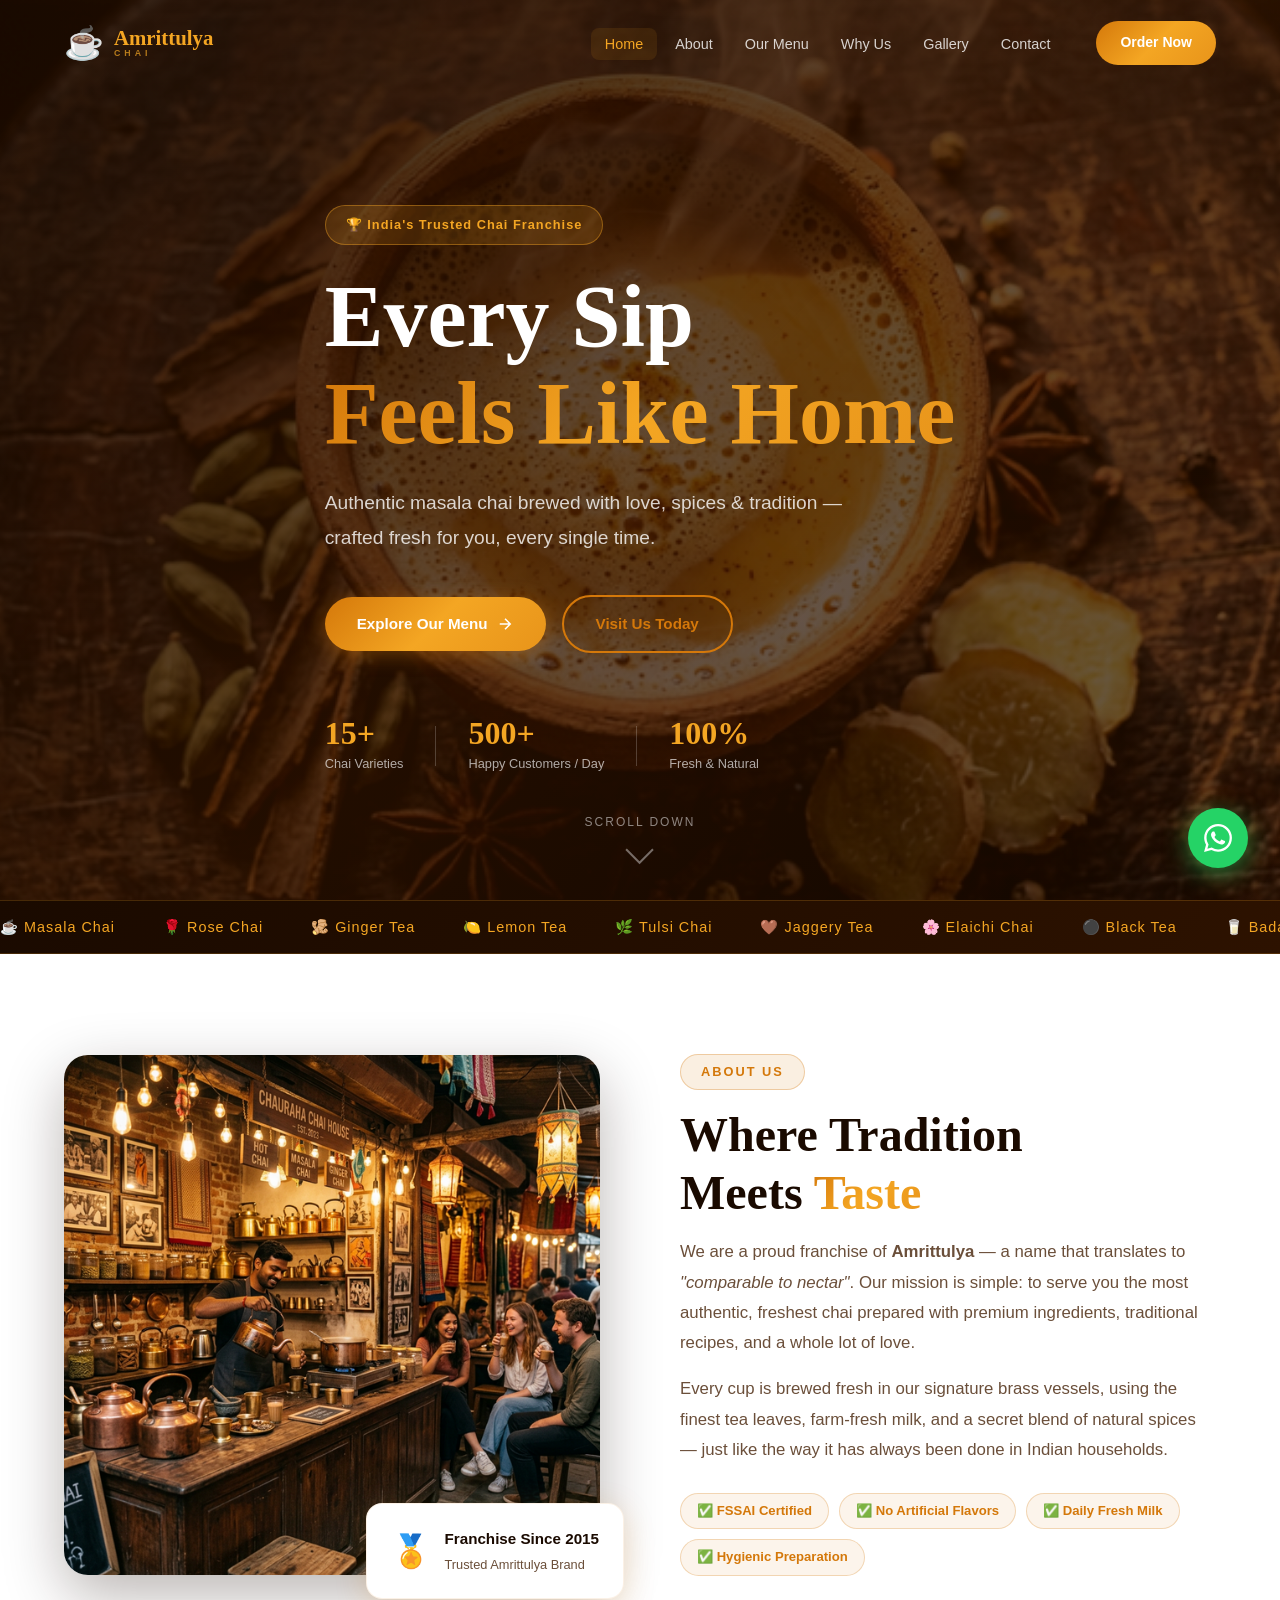
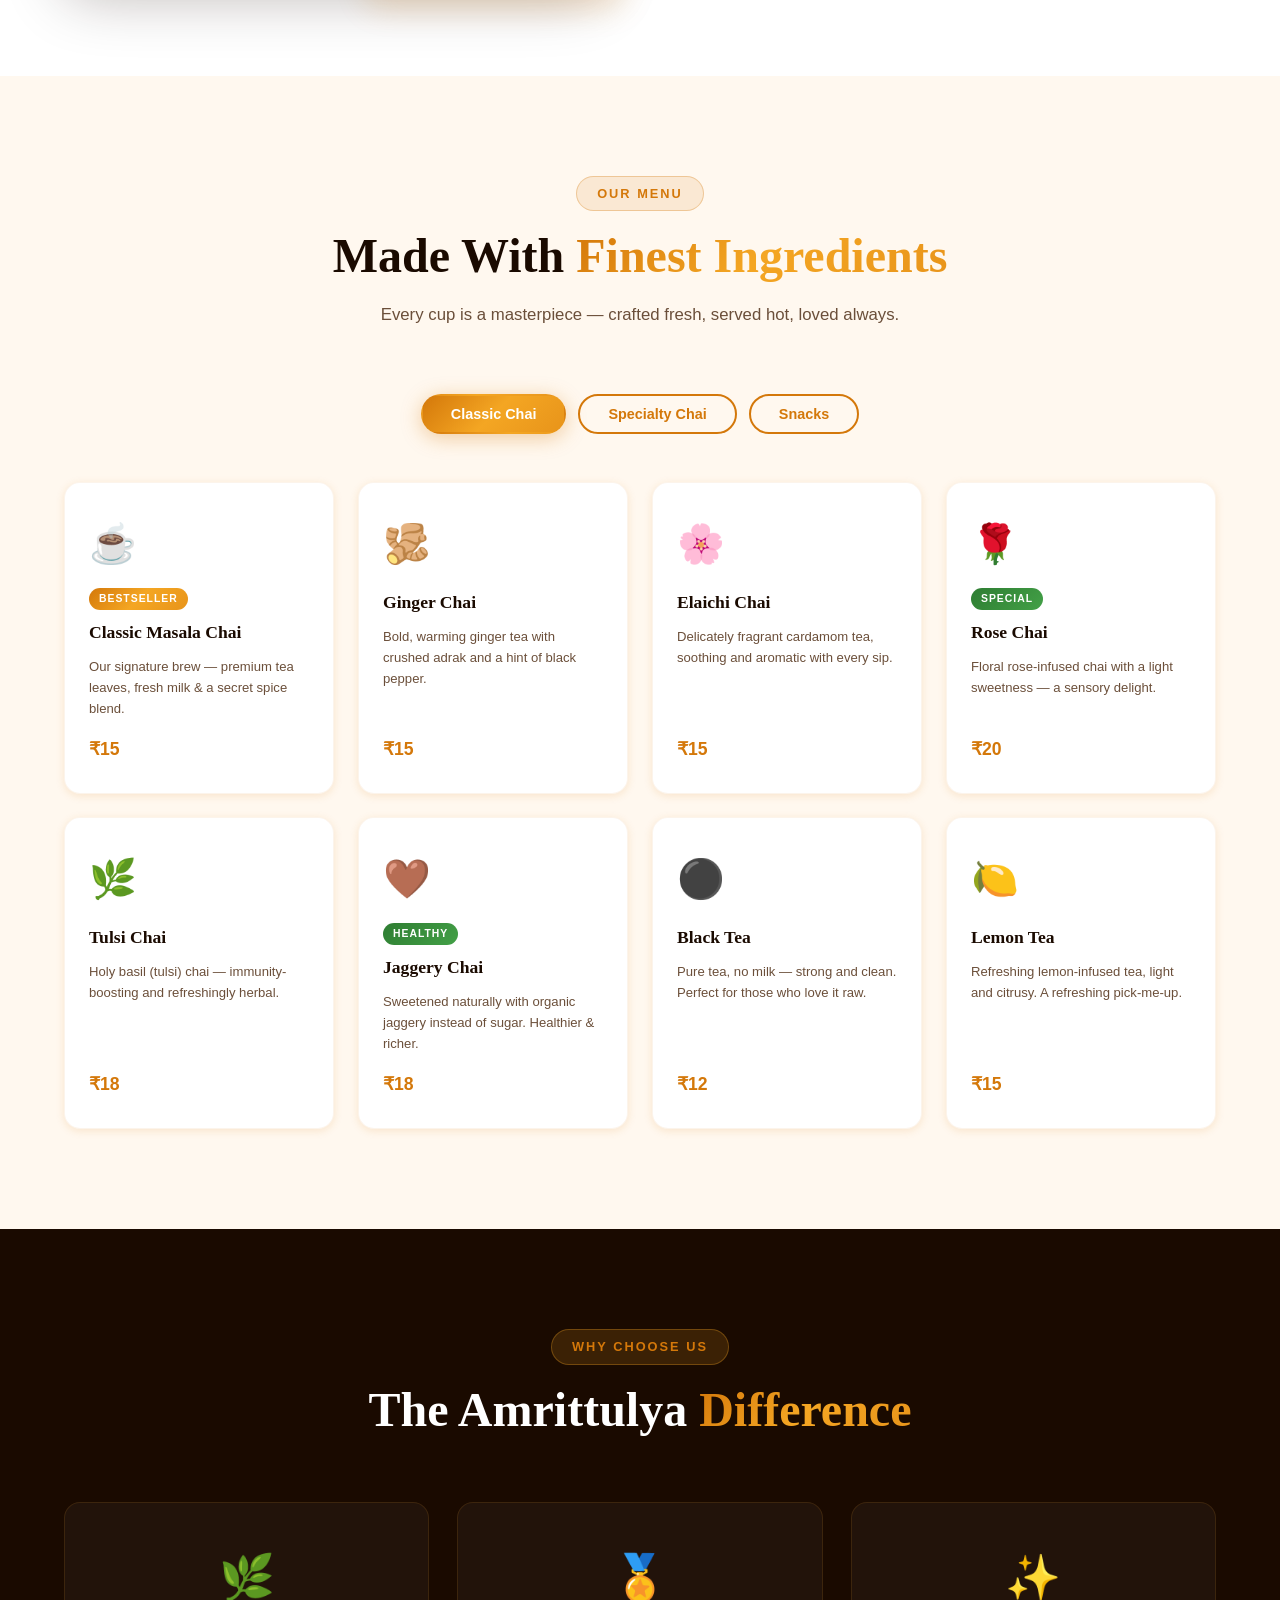
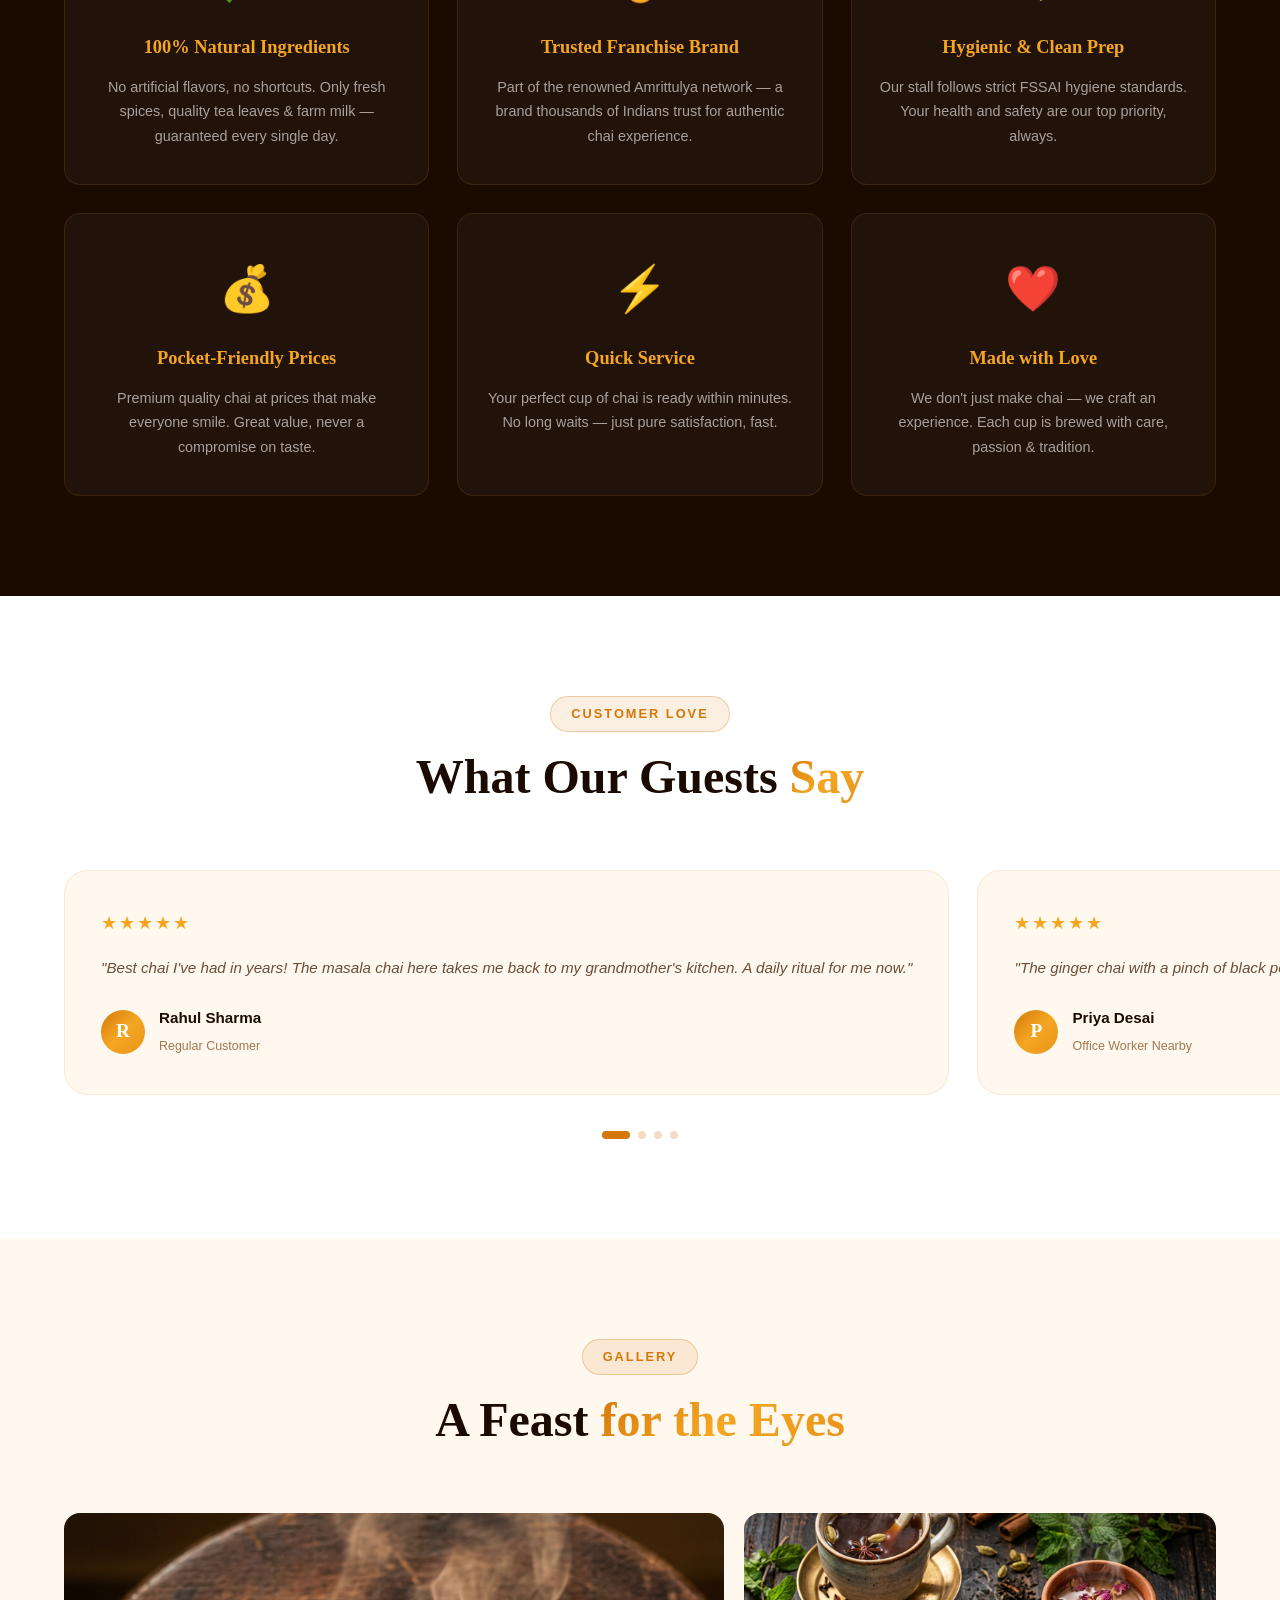
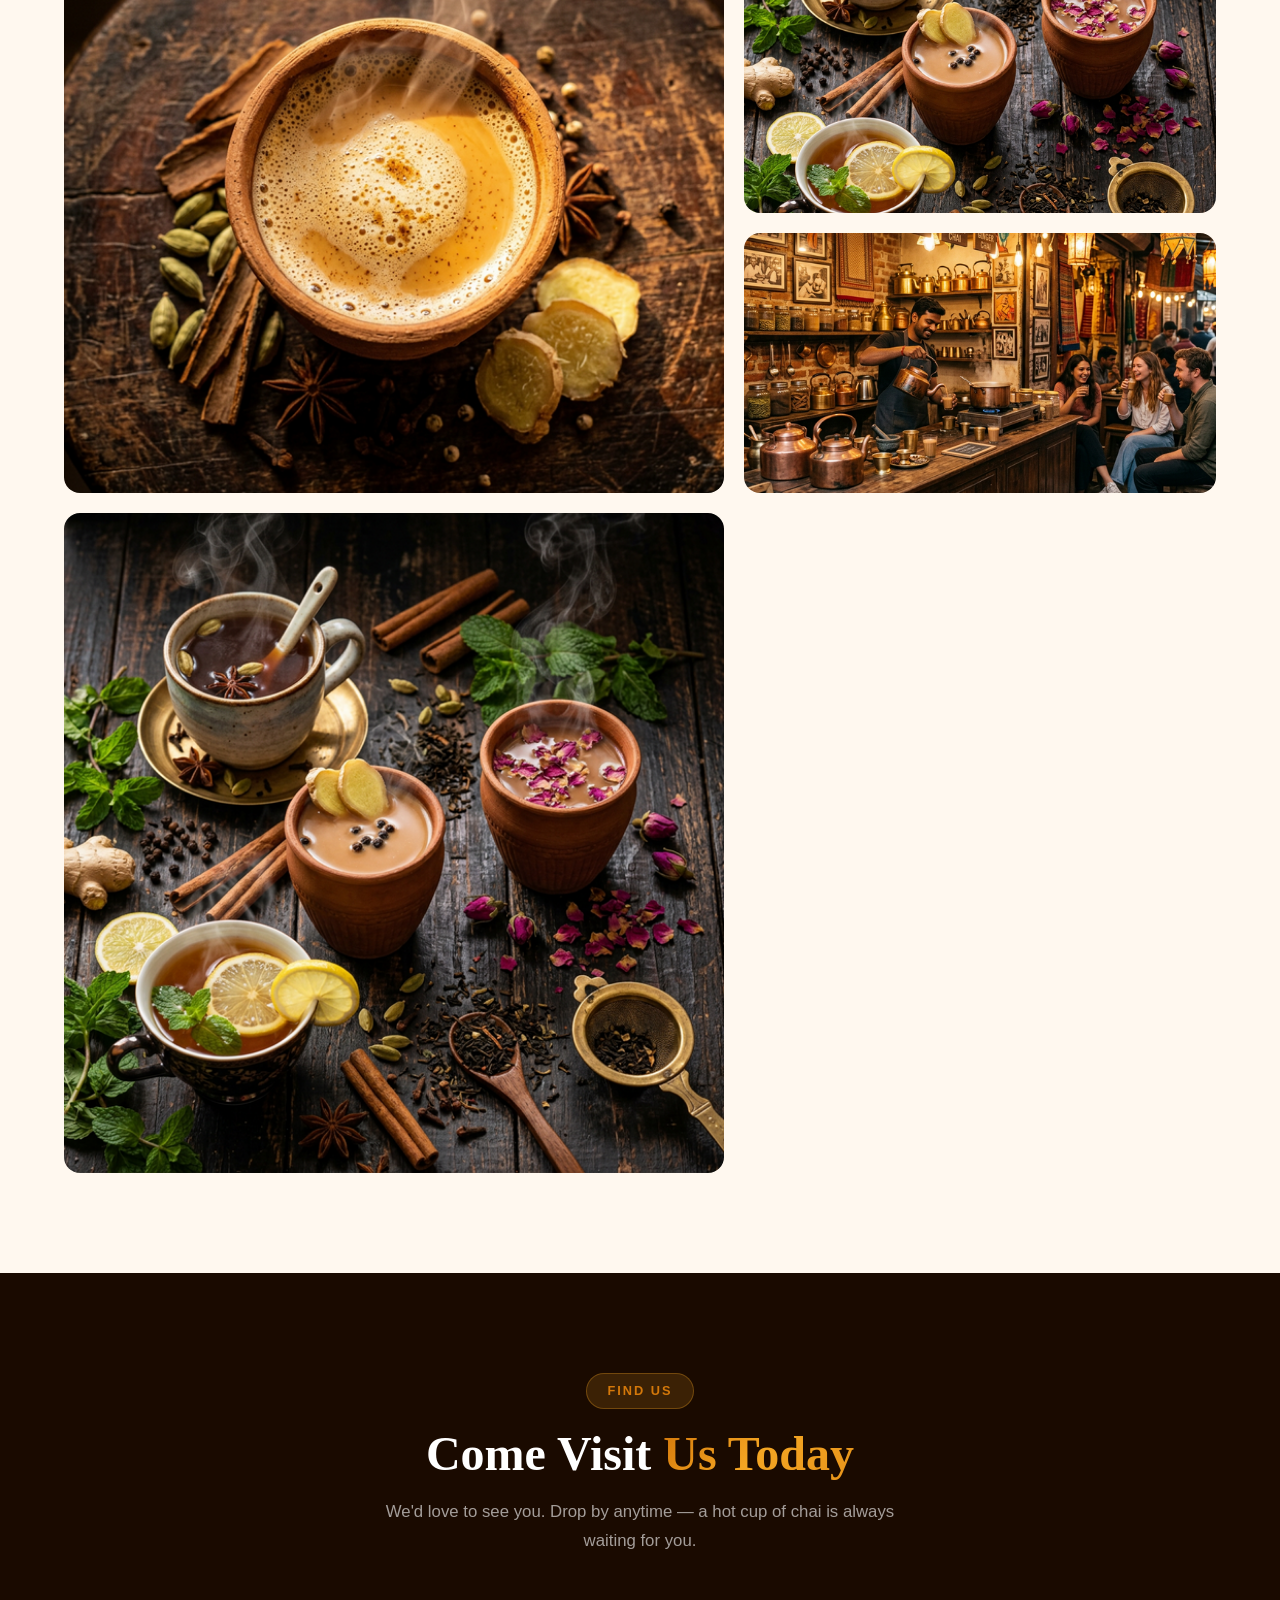
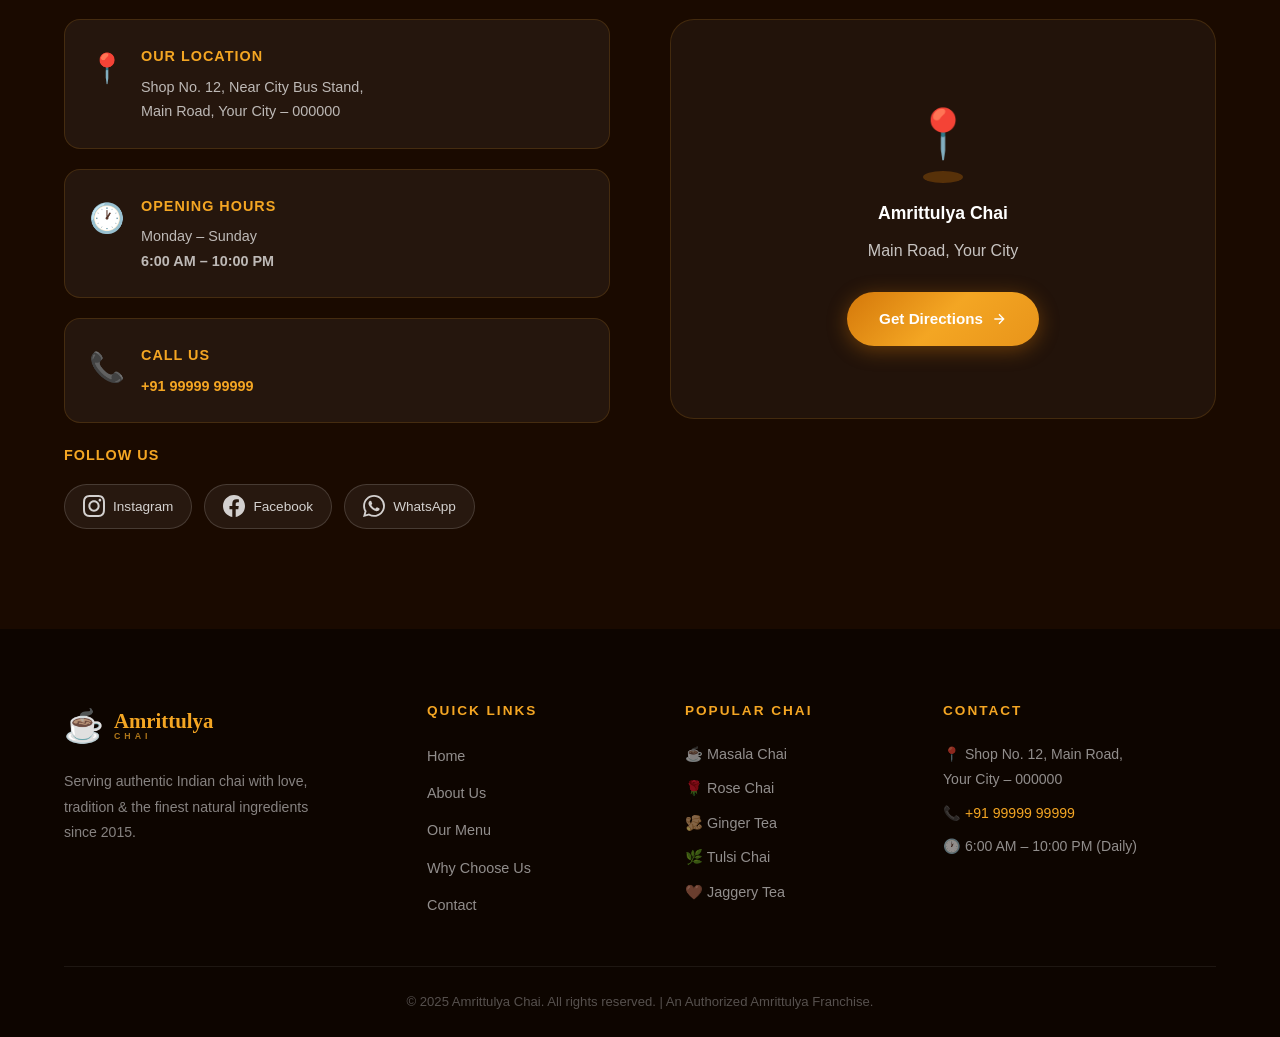
<file: index.html>
<!DOCTYPE html>
<html lang="en">
<head>
  <meta charset="UTF-8" />
  <meta name="viewport" content="width=device-width, initial-scale=1.0" />
  <meta http-equiv="Content-Security-Policy" content="default-src 'self'; img-src 'self' data:; style-src 'self' 'unsafe-inline' https://fonts.googleapis.com; font-src https://fonts.gstatic.com; script-src 'self' 'unsafe-inline';">
  <title>Amrittulya Chai — Taste the Soul of India</title>
  <meta name="description" content="Amrittulya Chai – India's beloved tea franchise. Savor authentic masala chai, rose chai, ginger tea & more. Visit us today for the finest cup of chai." />
  <meta name="keywords" content="Amrittulya chai, masala chai, tea franchise India, best chai, Indian tea stall" />
  <link rel="preconnect" href="https://fonts.googleapis.com" />
  <link rel="preconnect" href="https://fonts.gstatic.com" crossorigin />
  <link href="https://fonts.googleapis.com/css2?family=Playfair+Display:ital,wght@0,400;0,600;0,700;1,400&family=Poppins:wght@300;400;500;600&display=swap" rel="stylesheet" />
  <link rel="stylesheet" href="style.css" />
</head>
<body>

  <!-- ===== NAVBAR ===== -->
  <nav class="navbar" id="navbar">
    <div class="nav-container">
      <a href="#home" class="logo">
        <span class="logo-icon">☕</span>
        <div class="logo-text">
          <span class="logo-main">Amrittulya</span>
          <span class="logo-sub">CHAI</span>
        </div>
      </a>
      <ul class="nav-links" id="navLinks">
        <li><a href="#home" class="nav-link active">Home</a></li>
        <li><a href="#about" class="nav-link">About</a></li>
        <li><a href="#menu" class="nav-link">Our Menu</a></li>
        <li><a href="#why-us" class="nav-link">Why Us</a></li>
        <li><a href="#gallery" class="nav-link">Gallery</a></li>
        <li><a href="#contact" class="nav-link">Contact</a></li>
      </ul>
      <a href="#contact" class="nav-cta">Order Now</a>
      <button class="hamburger" id="hamburger" aria-label="Toggle menu">
        <span></span><span></span><span></span>
      </button>
    </div>
  </nav>

  <!-- ===== HERO ===== -->
  <section class="hero" id="home">
    <div class="hero-bg-overlay"></div>
    <img src="hero_chai.png" alt="Amrittulya Masala Chai" class="hero-bg-img" />
    <div class="hero-content">
      <div class="hero-badge">🏆 India's Trusted Chai Franchise</div>
      <h1 class="hero-title">
        Every Sip <br />
        <span class="gradient-text">Feels Like Home</span>
      </h1>
      <p class="hero-subtitle">
        Authentic masala chai brewed with love, spices & tradition — <br />
        crafted fresh for you, every single time.
      </p>
      <div class="hero-actions">
        <a href="#menu" class="btn btn-primary">
          <span>Explore Our Menu</span>
          <svg width="18" height="18" fill="none" stroke="currentColor" stroke-width="2" viewBox="0 0 24 24"><path d="M5 12h14M12 5l7 7-7 7"/></svg>
        </a>
        <a href="#contact" class="btn btn-outline">Visit Us Today</a>
      </div>
      <div class="hero-stats">
        <div class="stat">
          <span class="stat-num">15+</span>
          <span class="stat-label">Chai Varieties</span>
        </div>
        <div class="stat-divider"></div>
        <div class="stat">
          <span class="stat-num">500+</span>
          <span class="stat-label">Happy Customers / Day</span>
        </div>
        <div class="stat-divider"></div>
        <div class="stat">
          <span class="stat-num">100%</span>
          <span class="stat-label">Fresh & Natural</span>
        </div>
      </div>
    </div>
    <div class="hero-scroll-hint">
      <span>Scroll Down</span>
      <div class="scroll-arrow"></div>
    </div>
  </section>

  <!-- ===== MARQUEE STRIP ===== -->
  <div class="marquee-strip">
    <div class="marquee-track">
      <span>☕ Masala Chai</span><span>🌹 Rose Chai</span><span>🫚 Ginger Tea</span>
      <span>🍋 Lemon Tea</span><span>🌿 Tulsi Chai</span><span>🤎 Jaggery Tea</span>
      <span>🌸 Elaichi Chai</span><span>⚫ Black Tea</span><span>🥛 Badam Milk</span>
      <span>☕ Masala Chai</span><span>🌹 Rose Chai</span><span>🫚 Ginger Tea</span>
      <span>🍋 Lemon Tea</span><span>🌿 Tulsi Chai</span><span>🤎 Jaggery Tea</span>
      <span>🌸 Elaichi Chai</span><span>⚫ Black Tea</span><span>🥛 Badam Milk</span>
    </div>
  </div>

  <!-- ===== ABOUT ===== -->
  <section class="about section" id="about">
    <div class="container">
      <div class="about-grid">
        <div class="about-image-wrap" data-aos="fade-right">
          <img src="stall_interior.png" alt="Amrittulya Chai Stall" class="about-img" />
          <div class="about-badge-card">
            <span class="badge-icon">🏅</span>
            <div>
              <strong>Franchise Since 2015</strong>
              <p>Trusted Amrittulya Brand</p>
            </div>
          </div>
        </div>
        <div class="about-content" data-aos="fade-left">
          <span class="section-tag">About Us</span>
          <h2 class="section-title">Where Tradition<br />Meets <span class="gradient-text">Taste</span></h2>
          <p class="about-text">
            We are a proud franchise of <strong>Amrittulya</strong> — a name that translates to <em>"comparable to nectar"</em>. Our mission is simple: to serve you the most authentic, freshest chai prepared with premium ingredients, traditional recipes, and a whole lot of love.
          </p>
          <p class="about-text">
            Every cup is brewed fresh in our signature brass vessels, using the finest tea leaves, farm-fresh milk, and a secret blend of natural spices — just like the way it has always been done in Indian households.
          </p>
          <div class="about-features">
            <div class="feature-chip">✅ FSSAI Certified</div>
            <div class="feature-chip">✅ No Artificial Flavors</div>
            <div class="feature-chip">✅ Daily Fresh Milk</div>
            <div class="feature-chip">✅ Hygienic Preparation</div>
          </div>
        </div>
      </div>
    </div>
  </section>

  <!-- ===== MENU ===== -->
  <section class="menu section" id="menu">
    <div class="container">
      <div class="section-header">
        <span class="section-tag">Our Menu</span>
        <h2 class="section-title">Made With <span class="gradient-text">Finest Ingredients</span></h2>
        <p class="section-desc">Every cup is a masterpiece — crafted fresh, served hot, loved always.</p>
      </div>

      <div class="menu-tabs" id="menuTabs">
        <button class="tab-btn active" data-tab="chai">Classic Chai</button>
        <button class="tab-btn" data-tab="special">Specialty Chai</button>
        <button class="tab-btn" data-tab="snacks">Snacks</button>
      </div>

      <div class="menu-grid" id="menuGrid">
        <!-- Filled by JS -->
      </div>
    </div>
  </section>

  <!-- ===== WHY US ===== -->
  <section class="why-us section" id="why-us">
    <div class="container">
      <div class="section-header">
        <span class="section-tag">Why Choose Us</span>
        <h2 class="section-title">The Amrittulya <span class="gradient-text">Difference</span></h2>
      </div>
      <div class="features-grid">
        <div class="feature-card" data-aos="fade-up" data-delay="0">
          <div class="feature-icon">🌿</div>
          <h3>100% Natural Ingredients</h3>
          <p>No artificial flavors, no shortcuts. Only fresh spices, quality tea leaves & farm milk — guaranteed every single day.</p>
        </div>
        <div class="feature-card" data-aos="fade-up" data-delay="100">
          <div class="feature-icon">🏅</div>
          <h3>Trusted Franchise Brand</h3>
          <p>Part of the renowned Amrittulya network — a brand thousands of Indians trust for authentic chai experience.</p>
        </div>
        <div class="feature-card" data-aos="fade-up" data-delay="200">
          <div class="feature-icon">✨</div>
          <h3>Hygienic & Clean Prep</h3>
          <p>Our stall follows strict FSSAI hygiene standards. Your health and safety are our top priority, always.</p>
        </div>
        <div class="feature-card" data-aos="fade-up" data-delay="300">
          <div class="feature-icon">💰</div>
          <h3>Pocket-Friendly Prices</h3>
          <p>Premium quality chai at prices that make everyone smile. Great value, never a compromise on taste.</p>
        </div>
        <div class="feature-card" data-aos="fade-up" data-delay="400">
          <div class="feature-icon">⚡</div>
          <h3>Quick Service</h3>
          <p>Your perfect cup of chai is ready within minutes. No long waits — just pure satisfaction, fast.</p>
        </div>
        <div class="feature-card" data-aos="fade-up" data-delay="500">
          <div class="feature-icon">❤️</div>
          <h3>Made with Love</h3>
          <p>We don't just make chai — we craft an experience. Each cup is brewed with care, passion & tradition.</p>
        </div>
      </div>
    </div>
  </section>

  <!-- ===== TESTIMONIALS ===== -->
  <section class="testimonials section" id="testimonials">
    <div class="container">
      <div class="section-header">
        <span class="section-tag">Customer Love</span>
        <h2 class="section-title">What Our Guests <span class="gradient-text">Say</span></h2>
      </div>
      <div class="testimonials-track" id="testimonialsTrack">
        <div class="testimonial-card">
          <div class="stars">★★★★★</div>
          <p class="testimonial-text">"Best chai I've had in years! The masala chai here takes me back to my grandmother's kitchen. A daily ritual for me now."</p>
          <div class="testimonial-author">
            <div class="author-avatar">R</div>
            <div>
              <strong>Rahul Sharma</strong>
              <span>Regular Customer</span>
            </div>
          </div>
        </div>
        <div class="testimonial-card">
          <div class="stars">★★★★★</div>
          <p class="testimonial-text">"The ginger chai with a pinch of black pepper is AMAZING. Super hygienic, fast service, and the price is unbeatable!"</p>
          <div class="testimonial-author">
            <div class="author-avatar">P</div>
            <div>
              <strong>Priya Desai</strong>
              <span>Office Worker Nearby</span>
            </div>
          </div>
        </div>
        <div class="testimonial-card">
          <div class="stars">★★★★★</div>
          <p class="testimonial-text">"I brought my whole family here and everyone loved it. The kulhad chai has a special earthy flavor you just can't get anywhere else."</p>
          <div class="testimonial-author">
            <div class="author-avatar">A</div>
            <div>
              <strong>Arjun Mehta</strong>
              <span>Weekend Visitor</span>
            </div>
          </div>
        </div>
        <div class="testimonial-card">
          <div class="stars">★★★★★</div>
          <p class="testimonial-text">"Tulsi chai in the morning literally cured my cold! Ingredients are so fresh, you can taste the difference. 10/10 recommend."</p>
          <div class="testimonial-author">
            <div class="author-avatar">S</div>
            <div>
              <strong>Sneha Kulkarni</strong>
              <span>Health Enthusiast</span>
            </div>
          </div>
        </div>
      </div>
      <div class="testimonial-dots" id="testimonialDots"></div>
    </div>
  </section>

  <!-- ===== GALLERY ===== -->
  <section class="gallery section" id="gallery">
    <div class="container">
      <div class="section-header">
        <span class="section-tag">Gallery</span>
        <h2 class="section-title">A Feast <span class="gradient-text">for the Eyes</span></h2>
      </div>
      <div class="gallery-grid">
        <div class="gallery-item large">
          <img src="hero_chai.png" alt="Amrittulya Signature Chai" />
          <div class="gallery-overlay">
            <span>Signature Masala Chai</span>
          </div>
        </div>
        <div class="gallery-item">
          <img src="tea_menu.png" alt="Tea Menu Varieties" />
          <div class="gallery-overlay">
            <span>Our Chai Varieties</span>
          </div>
        </div>
        <div class="gallery-item">
          <img src="stall_interior.png" alt="Our Stall Interior" />
          <div class="gallery-overlay">
            <span>Our Cozy Stall</span>
          </div>
        </div>
        <div class="gallery-item">
          <img src="tea_menu.png" alt="Chai Collection" />
          <div class="gallery-overlay">
            <span>Fresh Daily Brews</span>
          </div>
        </div>
      </div>
    </div>
  </section>

  <!-- ===== CONTACT ===== -->
  <section class="contact section" id="contact">
    <div class="container">
      <div class="section-header">
        <span class="section-tag">Find Us</span>
        <h2 class="section-title">Come Visit <span class="gradient-text">Us Today</span></h2>
        <p class="section-desc">We'd love to see you. Drop by anytime — a hot cup of chai is always waiting for you.</p>
      </div>
      <div class="contact-grid">
        <div class="contact-info">
          <div class="contact-card" id="contact-address">
            <div class="contact-icon">📍</div>
            <div>
              <h4>Our Location</h4>
              <p>Shop No. 12, Near City Bus Stand,<br />Main Road, Your City – 000000</p>
            </div>
          </div>
          <div class="contact-card" id="contact-hours">
            <div class="contact-icon">🕐</div>
            <div>
              <h4>Opening Hours</h4>
              <p>Monday – Sunday<br /><strong>6:00 AM – 10:00 PM</strong></p>
            </div>
          </div>
          <div class="contact-card" id="contact-phone">
            <div class="contact-icon">📞</div>
            <div>
              <h4>Call Us</h4>
              <p><a href="tel:+919999999999">+91 99999 99999</a></p>
            </div>
          </div>
          <div class="contact-social">
            <h4>Follow Us</h4>
            <div class="social-links">
              <a href="#" class="social-btn" id="social-instagram" aria-label="Instagram">
                <svg width="22" height="22" fill="currentColor" viewBox="0 0 24 24"><path d="M12 2.163c3.204 0 3.584.012 4.85.07 3.252.148 4.771 1.691 4.919 4.919.058 1.265.069 1.645.069 4.849 0 3.205-.012 3.584-.069 4.849-.149 3.225-1.664 4.771-4.919 4.919-1.266.058-1.644.07-4.85.07-3.204 0-3.584-.012-4.849-.07-3.26-.149-4.771-1.699-4.919-4.92-.058-1.265-.07-1.644-.07-4.849 0-3.204.013-3.583.07-4.849.149-3.227 1.664-4.771 4.919-4.919 1.266-.057 1.645-.069 4.849-.069zm0-2.163c-3.259 0-3.667.014-4.947.072-4.358.2-6.78 2.618-6.98 6.98-.059 1.281-.073 1.689-.073 4.948 0 3.259.014 3.668.072 4.948.2 4.358 2.618 6.78 6.98 6.98 1.281.058 1.689.072 4.948.072 3.259 0 3.668-.014 4.948-.072 4.354-.2 6.782-2.618 6.979-6.98.059-1.28.073-1.689.073-4.948 0-3.259-.014-3.667-.072-4.947-.196-4.354-2.617-6.78-6.979-6.98-1.281-.059-1.69-.073-4.949-.073zm0 5.838c-3.403 0-6.162 2.759-6.162 6.162s2.759 6.163 6.162 6.163 6.162-2.759 6.162-6.163c0-3.403-2.759-6.162-6.162-6.162zm0 10.162c-2.209 0-4-1.79-4-4 0-2.209 1.791-4 4-4s4 1.791 4 4c0 2.21-1.791 4-4 4zm6.406-11.845c-.796 0-1.441.645-1.441 1.44s.645 1.44 1.441 1.44c.795 0 1.439-.645 1.439-1.44s-.644-1.44-1.439-1.44z"/></svg>
                Instagram
              </a>
              <a href="#" class="social-btn" id="social-facebook" aria-label="Facebook">
                <svg width="22" height="22" fill="currentColor" viewBox="0 0 24 24"><path d="M24 12.073c0-6.627-5.373-12-12-12s-12 5.373-12 12c0 5.99 4.388 10.954 10.125 11.854v-8.385H7.078v-3.47h3.047V9.43c0-3.007 1.792-4.669 4.533-4.669 1.312 0 2.686.235 2.686.235v2.953H15.83c-1.491 0-1.956.925-1.956 1.874v2.25h3.328l-.532 3.47h-2.796v8.385C19.612 23.027 24 18.062 24 12.073z"/></svg>
                Facebook
              </a>
              <a href="#" class="social-btn whatsapp" id="social-whatsapp" aria-label="WhatsApp">
                <svg width="22" height="22" fill="currentColor" viewBox="0 0 24 24"><path d="M17.472 14.382c-.297-.149-1.758-.867-2.03-.967-.273-.099-.471-.148-.67.15-.197.297-.767.966-.94 1.164-.173.199-.347.223-.644.075-.297-.15-1.255-.463-2.39-1.475-.883-.788-1.48-1.761-1.653-2.059-.173-.297-.018-.458.13-.606.134-.133.298-.347.446-.52.149-.174.198-.298.298-.497.099-.198.05-.371-.025-.52-.075-.149-.669-1.612-.916-2.207-.242-.579-.487-.5-.669-.51-.173-.008-.371-.01-.57-.01-.198 0-.52.074-.792.372-.272.297-1.04 1.016-1.04 2.479 0 1.462 1.065 2.875 1.213 3.074.149.198 2.096 3.2 5.077 4.487.709.306 1.262.489 1.694.625.712.227 1.36.195 1.871.118.571-.085 1.758-.719 2.006-1.413.248-.694.248-1.289.173-1.413-.074-.124-.272-.198-.57-.347m-5.421 7.403h-.004a9.87 9.87 0 01-5.031-1.378l-.361-.214-3.741.982.998-3.648-.235-.374a9.86 9.86 0 01-1.51-5.26c.001-5.45 4.436-9.884 9.888-9.884 2.64 0 5.122 1.03 6.988 2.898a9.825 9.825 0 012.893 6.994c-.003 5.45-4.437 9.884-9.885 9.884m8.413-18.297A11.815 11.815 0 0012.05 0C5.495 0 .16 5.335.157 11.892c0 2.096.547 4.142 1.588 5.945L.057 24l6.305-1.654a11.882 11.882 0 005.683 1.448h.005c6.554 0 11.89-5.335 11.893-11.893a11.821 11.821 0 00-3.48-8.413z"/></svg>
                WhatsApp
              </a>
            </div>
          </div>
        </div>
        <div class="contact-map">
          <div class="map-placeholder">
            <div class="map-pin-animation">
              <div class="pin">📍</div>
              <div class="ping-ring"></div>
            </div>
            <p><strong>Amrittulya Chai</strong></p>
            <p>Main Road, Your City</p>
            <a href="https://maps.google.com" target="_blank" rel="noopener noreferrer" class="btn btn-primary" id="get-directions-btn">
              Get Directions
              <svg width="16" height="16" fill="none" stroke="currentColor" stroke-width="2" viewBox="0 0 24 24"><path d="M5 12h14M12 5l7 7-7 7"/></svg>
            </a>
          </div>
        </div>
      </div>
    </div>
  </section>

  <!-- ===== FOOTER ===== -->
  <footer class="footer">
    <div class="container">
      <div class="footer-grid">
        <div class="footer-brand">
          <div class="logo">
            <span class="logo-icon">☕</span>
            <div class="logo-text">
              <span class="logo-main">Amrittulya</span>
              <span class="logo-sub">CHAI</span>
            </div>
          </div>
          <p>Serving authentic Indian chai with love, tradition & the finest natural ingredients since 2015.</p>
        </div>
        <div class="footer-links">
          <h4>Quick Links</h4>
          <ul>
            <li><a href="#home">Home</a></li>
            <li><a href="#about">About Us</a></li>
            <li><a href="#menu">Our Menu</a></li>
            <li><a href="#why-us">Why Choose Us</a></li>
            <li><a href="#contact">Contact</a></li>
          </ul>
        </div>
        <div class="footer-menu-list">
          <h4>Popular Chai</h4>
          <ul>
            <li>☕ Masala Chai</li>
            <li>🌹 Rose Chai</li>
            <li>🫚 Ginger Tea</li>
            <li>🌿 Tulsi Chai</li>
            <li>🤎 Jaggery Tea</li>
          </ul>
        </div>
        <div class="footer-contact">
          <h4>Contact</h4>
          <p>📍 Shop No. 12, Main Road,<br />Your City – 000000</p>
          <p>📞 <a href="tel:+919999999999">+91 99999 99999</a></p>
          <p>🕐 6:00 AM – 10:00 PM (Daily)</p>
        </div>
      </div>
      <div class="footer-bottom">
        <p>© 2025 Amrittulya Chai. All rights reserved. | An Authorized Amrittulya Franchise.</p>
      </div>
    </div>
  </footer>

  <!-- WhatsApp Floating Button -->
  <a href="https://wa.me/919999999999?text=Hi! I'd like to know more about Amrittulya Chai." class="whatsapp-float" id="whatsapp-float" target="_blank" rel="noopener noreferrer" aria-label="Chat on WhatsApp">
    <svg width="28" height="28" fill="currentColor" viewBox="0 0 24 24"><path d="M17.472 14.382c-.297-.149-1.758-.867-2.03-.967-.273-.099-.471-.148-.67.15-.197.297-.767.966-.94 1.164-.173.199-.347.223-.644.075-.297-.15-1.255-.463-2.39-1.475-.883-.788-1.48-1.761-1.653-2.059-.173-.297-.018-.458.13-.606.134-.133.298-.347.446-.52.149-.174.198-.298.298-.497.099-.198.05-.371-.025-.52-.075-.149-.669-1.612-.916-2.207-.242-.579-.487-.5-.669-.51-.173-.008-.371-.01-.57-.01-.198 0-.52.074-.792.372-.272.297-1.04 1.016-1.04 2.479 0 1.462 1.065 2.875 1.213 3.074.149.198 2.096 3.2 5.077 4.487.709.306 1.262.489 1.694.625.712.227 1.36.195 1.871.118.571-.085 1.758-.719 2.006-1.413.248-.694.248-1.289.173-1.413-.074-.124-.272-.198-.57-.347m-5.421 7.403h-.004a9.87 9.87 0 01-5.031-1.378l-.361-.214-3.741.982.998-3.648-.235-.374a9.86 9.86 0 01-1.51-5.26c.001-5.45 4.436-9.884 9.888-9.884 2.64 0 5.122 1.03 6.988 2.898a9.825 9.825 0 012.893 6.994c-.003 5.45-4.437 9.884-9.885 9.884m8.413-18.297A11.815 11.815 0 0012.05 0C5.495 0 .16 5.335.157 11.892c0 2.096.547 4.142 1.588 5.945L.057 24l6.305-1.654a11.882 11.882 0 005.683 1.448h.005c6.554 0 11.89-5.335 11.893-11.893a11.821 11.821 0 00-3.48-8.413z"/></svg>
  </a>

  <script src="script.js"></script>
</body>
</html>
</file>
<file: style.css>
/* ===== CSS RESET & ROOT ===== */
*, *::before, *::after { box-sizing: border-box; margin: 0; padding: 0; }

:root {
  --chai-amber:    #D4780A;
  --chai-gold:     #F4A623;
  --chai-dark:     #1A0A00;
  --chai-deep:     #2D1200;
  --chai-cream:    #FFF8EF;
  --chai-brown:    #6B3A1F;
  --chai-light:    #FDEBD0;
  --chai-green:    #2E7D32;
  --text-primary:  #1A0A00;
  --text-secondary:#6B4F3A;
  --text-light:    #A07850;
  --white:         #FFFFFF;
  --gradient:      linear-gradient(135deg, #D4780A 0%, #F4A623 50%, #E8941A 100%);
  --gradient-dark: linear-gradient(135deg, #1A0A00 0%, #2D1200 100%);
  --shadow-sm:     0 2px 8px rgba(212, 120, 10, 0.15);
  --shadow-md:     0 8px 32px rgba(212, 120, 10, 0.2);
  --shadow-lg:     0 20px 60px rgba(26, 10, 0, 0.3);
  --radius:        16px;
  --radius-lg:     24px;
  --transition:    all 0.35s cubic-bezier(0.4, 0, 0.2, 1);
}

html { scroll-behavior: smooth; font-size: 16px; }

body {
  font-family: 'Poppins', sans-serif;
  background: var(--chai-cream);
  color: var(--text-primary);
  overflow-x: hidden;
  line-height: 1.7;
}

img { display: block; width: 100%; height: 100%; object-fit: cover; }
a { text-decoration: none; color: inherit; }
ul { list-style: none; }

.container {
  max-width: 1200px;
  margin: 0 auto;
  padding: 0 24px;
}

.section { padding: 100px 0; }

/* ===== GRADIENT TEXT ===== */
.gradient-text {
  background: var(--gradient);
  -webkit-background-clip: text;
  -webkit-text-fill-color: transparent;
  background-clip: text;
}

/* ===== SECTION HEADER ===== */
.section-header { text-align: center; margin-bottom: 64px; }
.section-tag {
  display: inline-block;
  background: rgba(212, 120, 10, 0.12);
  color: var(--chai-amber);
  font-size: 0.8rem;
  font-weight: 600;
  letter-spacing: 2px;
  text-transform: uppercase;
  padding: 6px 20px;
  border-radius: 100px;
  border: 1px solid rgba(212, 120, 10, 0.3);
  margin-bottom: 16px;
}
.section-title {
  font-family: 'Playfair Display', serif;
  font-size: clamp(2rem, 4vw, 3rem);
  font-weight: 700;
  line-height: 1.2;
  color: var(--chai-dark);
  margin-bottom: 16px;
}
.section-desc { color: var(--text-secondary); max-width: 540px; margin: 0 auto; font-size: 1.05rem; }

/* ===== BUTTONS ===== */
.btn {
  display: inline-flex;
  align-items: center;
  gap: 8px;
  padding: 14px 32px;
  border-radius: 100px;
  font-weight: 600;
  font-size: 0.95rem;
  cursor: pointer;
  transition: var(--transition);
  border: none;
  position: relative;
  overflow: hidden;
}
.btn-primary {
  background: var(--gradient);
  color: white;
  box-shadow: 0 4px 20px rgba(212, 120, 10, 0.4);
}
.btn-primary:hover {
  transform: translateY(-3px);
  box-shadow: 0 8px 30px rgba(212, 120, 10, 0.55);
}
.btn-outline {
  background: transparent;
  color: var(--chai-amber);
  border: 2px solid var(--chai-amber);
}
.btn-outline:hover {
  background: var(--chai-amber);
  color: white;
  transform: translateY(-3px);
}

/* ===== NAVBAR ===== */
.navbar {
  position: fixed;
  top: 0; left: 0; right: 0;
  z-index: 1000;
  padding: 16px 0;
  transition: var(--transition);
}
.navbar.scrolled {
  background: rgba(26, 10, 0, 0.95);
  backdrop-filter: blur(20px);
  padding: 10px 0;
  box-shadow: 0 4px 30px rgba(0,0,0,0.3);
}
.nav-container {
  max-width: 1200px;
  margin: 0 auto;
  padding: 0 24px;
  display: flex;
  align-items: center;
  gap: 32px;
}
.logo {
  display: flex;
  align-items: center;
  gap: 10px;
  text-decoration: none;
}
.logo-icon { font-size: 2rem; }
.logo-text { display: flex; flex-direction: column; line-height: 1; }
.logo-main {
  font-family: 'Playfair Display', serif;
  font-size: 1.3rem;
  font-weight: 700;
  color: var(--chai-gold);
}
.logo-sub {
  font-size: 0.55rem;
  letter-spacing: 4px;
  color: rgba(244, 166, 35, 0.7);
  font-weight: 600;
}
.nav-links {
  display: flex;
  align-items: center;
  gap: 4px;
  margin-left: auto;
}
.nav-link {
  color: rgba(255,255,255,0.8);
  font-size: 0.9rem;
  font-weight: 500;
  padding: 8px 14px;
  border-radius: 8px;
  transition: var(--transition);
}
.nav-link:hover, .nav-link.active {
  color: var(--chai-gold);
  background: rgba(244, 166, 35, 0.1);
}
.nav-cta {
  background: var(--gradient);
  color: white;
  font-size: 0.875rem;
  font-weight: 600;
  padding: 10px 24px;
  border-radius: 100px;
  transition: var(--transition);
  white-space: nowrap;
}
.nav-cta:hover {
  transform: translateY(-2px);
  box-shadow: 0 6px 20px rgba(212, 120, 10, 0.5);
}
.hamburger {
  display: none;
  flex-direction: column;
  gap: 5px;
  background: none;
  border: none;
  cursor: pointer;
  padding: 8px;
  margin-left: auto;
}
.hamburger span {
  display: block;
  width: 24px;
  height: 2px;
  background: white;
  border-radius: 4px;
  transition: var(--transition);
}
.hamburger.active span:nth-child(1) { transform: rotate(45deg) translate(5px, 5px); }
.hamburger.active span:nth-child(2) { opacity: 0; }
.hamburger.active span:nth-child(3) { transform: rotate(-45deg) translate(5px, -5px); }

/* ===== HERO ===== */
.hero {
  position: relative;
  height: 100vh;
  min-height: 700px;
  display: flex;
  align-items: center;
  overflow: hidden;
}
.hero-bg-img {
  position: absolute;
  inset: 0;
  object-fit: cover;
  width: 100%;
  height: 100%;
  transform: scale(1.05);
  animation: heroZoom 10s ease-in-out infinite alternate;
}
@keyframes heroZoom { from { transform: scale(1.05); } to { transform: scale(1.12); } }

.hero-bg-overlay {
  position: absolute;
  inset: 0;
  background: linear-gradient(
    135deg,
    rgba(26, 10, 0, 0.88) 0%,
    rgba(45, 18, 0, 0.75) 50%,
    rgba(26, 10, 0, 0.65) 100%
  );
  z-index: 1;
}
.hero-content {
  position: relative;
  z-index: 2;
  max-width: 1200px;
  margin: 0 auto;
  padding: 0 24px;
  padding-top: 80px;
}
.hero-badge {
  display: inline-flex;
  align-items: center;
  gap: 8px;
  background: rgba(244, 166, 35, 0.15);
  border: 1px solid rgba(244, 166, 35, 0.4);
  color: var(--chai-gold);
  padding: 8px 20px;
  border-radius: 100px;
  font-size: 0.8rem;
  font-weight: 600;
  letter-spacing: 1px;
  margin-bottom: 24px;
  animation: fadeInDown 0.8s ease both;
}
.hero-title {
  font-family: 'Playfair Display', serif;
  font-size: clamp(3rem, 7vw, 5.5rem);
  font-weight: 700;
  line-height: 1.1;
  color: white;
  margin-bottom: 24px;
  animation: fadeInDown 0.8s ease 0.1s both;
}
.hero-subtitle {
  font-size: clamp(1rem, 2vw, 1.2rem);
  color: rgba(255,255,255,0.8);
  max-width: 580px;
  margin-bottom: 40px;
  line-height: 1.8;
  animation: fadeInDown 0.8s ease 0.2s both;
}
.hero-actions {
  display: flex;
  align-items: center;
  gap: 16px;
  flex-wrap: wrap;
  margin-bottom: 64px;
  animation: fadeInDown 0.8s ease 0.3s both;
}
.hero-stats {
  display: flex;
  align-items: center;
  gap: 32px;
  flex-wrap: wrap;
  animation: fadeInDown 0.8s ease 0.4s both;
}
.stat { display: flex; flex-direction: column; }
.stat-num {
  font-family: 'Playfair Display', serif;
  font-size: 2rem;
  font-weight: 700;
  color: var(--chai-gold);
  line-height: 1;
}
.stat-label { font-size: 0.8rem; color: rgba(255,255,255,0.65); margin-top: 4px; }
.stat-divider { width: 1px; height: 40px; background: rgba(255,255,255,0.2); }

.hero-scroll-hint {
  position: absolute;
  bottom: 40px;
  left: 50%;
  transform: translateX(-50%);
  z-index: 2;
  display: flex;
  flex-direction: column;
  align-items: center;
  gap: 8px;
  color: rgba(255,255,255,0.5);
  font-size: 0.75rem;
  letter-spacing: 2px;
  text-transform: uppercase;
}
.scroll-arrow {
  width: 20px;
  height: 20px;
  border-right: 2px solid rgba(255,255,255,0.4);
  border-bottom: 2px solid rgba(255,255,255,0.4);
  transform: rotate(45deg);
  animation: scrollBounce 1.5s ease infinite;
}
@keyframes scrollBounce { 0%,100%{transform:rotate(45deg) translateY(0)} 50%{transform:rotate(45deg) translateY(6px)} }

/* ===== MARQUEE ===== */
.marquee-strip {
  background: var(--gradient-dark);
  padding: 14px 0;
  overflow: hidden;
  border-top: 1px solid rgba(244,166,35,0.2);
  border-bottom: 1px solid rgba(244,166,35,0.2);
}
.marquee-track {
  display: flex;
  gap: 48px;
  white-space: nowrap;
  animation: marqueeMove 25s linear infinite;
  width: max-content;
}
.marquee-track span {
  color: var(--chai-gold);
  font-size: 0.9rem;
  font-weight: 500;
  letter-spacing: 1px;
}
@keyframes marqueeMove { from { transform: translateX(0); } to { transform: translateX(-50%); } }

/* ===== ABOUT ===== */
.about { background: white; }
.about-grid {
  display: grid;
  grid-template-columns: 1fr 1fr;
  gap: 80px;
  align-items: center;
}
.about-image-wrap {
  position: relative;
  border-radius: var(--radius-lg);
  overflow: visible;
}
.about-img {
  width: 100%;
  height: 520px;
  object-fit: cover;
  border-radius: var(--radius-lg);
  box-shadow: var(--shadow-lg);
}
.about-badge-card {
  position: absolute;
  bottom: -24px;
  right: -24px;
  background: white;
  border-radius: var(--radius);
  padding: 20px 24px;
  display: flex;
  align-items: center;
  gap: 14px;
  box-shadow: var(--shadow-md);
  border: 1px solid rgba(212,120,10,0.1);
  animation: floatCard 3s ease-in-out infinite;
}
@keyframes floatCard { 0%,100%{transform:translateY(0)} 50%{transform:translateY(-8px)} }
.badge-icon { font-size: 2rem; }
.about-badge-card strong { font-size: 0.95rem; color: var(--chai-dark); display: block; }
.about-badge-card p { font-size: 0.8rem; color: var(--text-secondary); margin: 2px 0 0; }
.about-content { }
.about-text { color: var(--text-secondary); margin-bottom: 16px; font-size: 1.05rem; line-height: 1.8; }
.about-features {
  display: flex;
  flex-wrap: wrap;
  gap: 10px;
  margin-top: 28px;
}
.feature-chip {
  background: rgba(212,120,10,0.08);
  color: var(--chai-amber);
  border: 1px solid rgba(212,120,10,0.25);
  padding: 6px 16px;
  border-radius: 100px;
  font-size: 0.82rem;
  font-weight: 600;
}

/* ===== MENU ===== */
.menu { background: var(--chai-cream); }
.menu-tabs {
  display: flex;
  justify-content: center;
  gap: 12px;
  margin-bottom: 48px;
  flex-wrap: wrap;
}
.tab-btn {
  padding: 10px 28px;
  border-radius: 100px;
  border: 2px solid var(--chai-amber);
  background: transparent;
  color: var(--chai-amber);
  font-size: 0.9rem;
  font-weight: 600;
  cursor: pointer;
  transition: var(--transition);
  font-family: 'Poppins', sans-serif;
}
.tab-btn.active, .tab-btn:hover {
  background: var(--gradient);
  color: white;
  border-color: transparent;
  box-shadow: 0 4px 20px rgba(212,120,10,0.35);
}
.menu-grid {
  display: grid;
  grid-template-columns: repeat(auto-fill, minmax(240px, 1fr));
  gap: 24px;
}
.menu-item {
  background: white;
  border-radius: var(--radius);
  padding: 28px 24px;
  display: flex;
  flex-direction: column;
  gap: 8px;
  box-shadow: var(--shadow-sm);
  border: 1px solid rgba(212,120,10,0.08);
  transition: var(--transition);
  cursor: default;
  animation: fadeInScale 0.4s ease both;
}
.menu-item:hover {
  transform: translateY(-6px);
  box-shadow: var(--shadow-md);
  border-color: rgba(212,120,10,0.25);
}
@keyframes fadeInScale { from{opacity:0;transform:scale(0.92)} to{opacity:1;transform:scale(1)} }
.menu-emoji { font-size: 2.4rem; margin-bottom: 4px; }
.menu-name { font-family: 'Playfair Display', serif; font-size: 1.1rem; font-weight: 600; color: var(--chai-dark); }
.menu-desc { font-size: 0.82rem; color: var(--text-secondary); line-height: 1.6; flex: 1; }
.menu-price {
  font-size: 1.1rem;
  font-weight: 700;
  color: var(--chai-amber);
  margin-top: 8px;
}
.menu-badge {
  display: inline-block;
  background: linear-gradient(135deg, #2E7D32, #43A047);
  color: white;
  font-size: 0.65rem;
  font-weight: 700;
  padding: 2px 10px;
  border-radius: 100px;
  letter-spacing: 1px;
  text-transform: uppercase;
  align-self: flex-start;
}
.menu-badge.bestseller { background: var(--gradient); }

/* ===== WHY US ===== */
.why-us { background: var(--chai-dark); }
.why-us .section-tag { background: rgba(244,166,35,0.15); border-color: rgba(244,166,35,0.3); }
.why-us .section-title { color: white; }
.features-grid {
  display: grid;
  grid-template-columns: repeat(3, 1fr);
  gap: 28px;
}
.feature-card {
  background: rgba(255,255,255,0.04);
  border: 1px solid rgba(244,166,35,0.12);
  border-radius: var(--radius);
  padding: 36px 28px;
  transition: var(--transition);
  text-align: center;
}
.feature-card:hover {
  background: rgba(244,166,35,0.07);
  border-color: rgba(244,166,35,0.3);
  transform: translateY(-8px);
}
.feature-icon {
  font-size: 2.8rem;
  margin-bottom: 16px;
  display: block;
}
.feature-card h3 {
  font-family: 'Playfair Display', serif;
  font-size: 1.15rem;
  font-weight: 600;
  color: var(--chai-gold);
  margin-bottom: 12px;
}
.feature-card p { color: rgba(255,255,255,0.6); font-size: 0.9rem; line-height: 1.7; }

/* ===== TESTIMONIALS ===== */
.testimonials { background: white; overflow: hidden; }
.testimonials-track {
  display: flex;
  gap: 28px;
  transition: transform 0.5s ease;
}
.testimonial-card {
  background: var(--chai-cream);
  border: 1px solid rgba(212,120,10,0.12);
  border-radius: var(--radius-lg);
  padding: 36px;
  min-width: calc(33.33% - 20px);
  flex-shrink: 0;
  transition: var(--transition);
}
.testimonial-card:hover {
  box-shadow: var(--shadow-md);
  transform: translateY(-4px);
}
.stars { color: var(--chai-gold); font-size: 1.15rem; margin-bottom: 16px; letter-spacing: 2px; }
.testimonial-text {
  font-style: italic;
  color: var(--text-secondary);
  line-height: 1.8;
  margin-bottom: 24px;
  font-size: 0.95rem;
}
.testimonial-author { display: flex; align-items: center; gap: 14px; }
.author-avatar {
  width: 44px;
  height: 44px;
  border-radius: 50%;
  background: var(--gradient);
  color: white;
  display: flex;
  align-items: center;
  justify-content: center;
  font-family: 'Playfair Display', serif;
  font-size: 1.2rem;
  font-weight: 700;
  flex-shrink: 0;
}
.testimonial-author strong { font-size: 0.95rem; color: var(--chai-dark); display: block; }
.testimonial-author span { font-size: 0.78rem; color: var(--text-light); }
.testimonial-dots {
  display: flex;
  justify-content: center;
  gap: 8px;
  margin-top: 36px;
}
.dot {
  width: 8px;
  height: 8px;
  border-radius: 100px;
  background: rgba(212,120,10,0.25);
  cursor: pointer;
  transition: var(--transition);
}
.dot.active {
  width: 28px;
  background: var(--chai-amber);
}

/* ===== GALLERY ===== */
.gallery { background: var(--chai-cream); }
.gallery-grid {
  display: grid;
  grid-template-columns: 1.4fr 1fr;
  grid-template-rows: 300px 260px;
  gap: 20px;
}
.gallery-item {
  border-radius: var(--radius);
  overflow: hidden;
  position: relative;
  cursor: pointer;
}
.gallery-item.large { grid-row: 1 / 3; }
.gallery-item img { transition: transform 0.6s ease; }
.gallery-item:hover img { transform: scale(1.08); }
.gallery-overlay {
  position: absolute;
  inset: 0;
  background: linear-gradient(to top, rgba(26,10,0,0.75) 0%, transparent 60%);
  display: flex;
  align-items: flex-end;
  padding: 24px;
  opacity: 0;
  transition: var(--transition);
}
.gallery-item:hover .gallery-overlay { opacity: 1; }
.gallery-overlay span { color: white; font-weight: 600; font-size: 0.95rem; }

/* ===== CONTACT ===== */
.contact { background: var(--chai-dark); }
.contact .section-tag { background: rgba(244,166,35,0.15); border-color: rgba(244,166,35,0.3); }
.contact .section-title { color: white; }
.contact .section-desc { color: rgba(255,255,255,0.6); }
.contact-grid {
  display: grid;
  grid-template-columns: 1fr 1fr;
  gap: 60px;
  align-items: start;
}
.contact-info { display: flex; flex-direction: column; gap: 20px; }
.contact-card {
  display: flex;
  align-items: flex-start;
  gap: 16px;
  background: rgba(255,255,255,0.05);
  border: 1px solid rgba(244,166,35,0.15);
  border-radius: var(--radius);
  padding: 24px;
  transition: var(--transition);
}
.contact-card:hover {
  background: rgba(244,166,35,0.08);
  border-color: rgba(244,166,35,0.35);
}
.contact-icon { font-size: 1.8rem; flex-shrink: 0; }
.contact-card h4 { color: var(--chai-gold); font-size: 0.9rem; letter-spacing: 1px; text-transform: uppercase; margin-bottom: 6px; }
.contact-card p { color: rgba(255,255,255,0.7); font-size: 0.9rem; line-height: 1.7; }
.contact-card a { color: var(--chai-gold); font-weight: 600; }
.contact-social h4 { color: var(--chai-gold); font-size: 0.9rem; letter-spacing: 1px; text-transform: uppercase; margin-bottom: 16px; }
.social-links { display: flex; gap: 12px; flex-wrap: wrap; }
.social-btn {
  display: inline-flex;
  align-items: center;
  gap: 8px;
  background: rgba(255,255,255,0.06);
  border: 1px solid rgba(255,255,255,0.15);
  color: rgba(255,255,255,0.8);
  padding: 10px 18px;
  border-radius: 100px;
  font-size: 0.85rem;
  font-weight: 500;
  transition: var(--transition);
}
.social-btn:hover { background: rgba(244,166,35,0.15); border-color: var(--chai-gold); color: var(--chai-gold); }
.social-btn.whatsapp:hover { background: rgba(37,211,102,0.15); border-color: #25D366; color: #25D366; }

.contact-map {
  background: rgba(255,255,255,0.04);
  border: 1px solid rgba(244,166,35,0.15);
  border-radius: var(--radius-lg);
  min-height: 400px;
  display: flex;
  align-items: center;
  justify-content: center;
}
.map-placeholder { text-align: center; padding: 40px; }
.map-pin-animation { position: relative; display: inline-block; margin-bottom: 24px; }
.pin { font-size: 3rem; animation: pinBounce 1.5s ease infinite; display: block; }
@keyframes pinBounce { 0%,100%{transform:translateY(0)} 50%{transform:translateY(-12px)} }
.ping-ring {
  position: absolute;
  bottom: -8px;
  left: 50%;
  transform: translateX(-50%);
  width: 40px;
  height: 12px;
  border-radius: 50%;
  background: rgba(212,120,10,0.3);
  animation: pingShrink 1.5s ease infinite;
}
@keyframes pingShrink { 0%,100%{transform:translateX(-50%) scaleX(1);opacity:0.5} 50%{transform:translateX(-50%) scaleX(0.6);opacity:0.2} }
.map-placeholder p { color: rgba(255,255,255,0.75); margin-bottom: 8px; }
.map-placeholder strong { color: white; font-size: 1.1rem; }
.map-placeholder .btn { margin-top: 20px; }

/* ===== FOOTER ===== */
.footer { background: #0D0500; padding: 70px 0 0; }
.footer-grid {
  display: grid;
  grid-template-columns: 1.5fr 1fr 1fr 1.3fr;
  gap: 48px;
  padding-bottom: 48px;
  border-bottom: 1px solid rgba(255,255,255,0.07);
}
.footer-brand .logo { margin-bottom: 16px; }
.footer-brand p { color: rgba(255,255,255,0.5); font-size: 0.88rem; line-height: 1.8; max-width: 260px; }
.footer h4 { color: var(--chai-gold); font-size: 0.85rem; letter-spacing: 2px; text-transform: uppercase; margin-bottom: 20px; }
.footer-links ul, .footer-menu-list ul { display: flex; flex-direction: column; gap: 10px; }
.footer-links a { color: rgba(255,255,255,0.55); font-size: 0.9rem; transition: var(--transition); }
.footer-links a:hover { color: var(--chai-gold); padding-left: 6px; }
.footer-menu-list li { color: rgba(255,255,255,0.55); font-size: 0.9rem; }
.footer-contact p { color: rgba(255,255,255,0.55); font-size: 0.88rem; line-height: 1.8; margin-bottom: 8px; }
.footer-contact a { color: var(--chai-gold); }
.footer-bottom {
  text-align: center;
  padding: 24px 0;
}
.footer-bottom p { color: rgba(255,255,255,0.3); font-size: 0.82rem; }

/* ===== WHATSAPP FLOAT ===== */
.whatsapp-float {
  position: fixed;
  bottom: 32px;
  right: 32px;
  width: 60px;
  height: 60px;
  background: #25D366;
  border-radius: 50%;
  display: flex;
  align-items: center;
  justify-content: center;
  color: white;
  box-shadow: 0 6px 24px rgba(37, 211, 102, 0.5);
  z-index: 999;
  transition: var(--transition);
  animation: floatWA 3s ease-in-out infinite;
}
.whatsapp-float:hover { transform: scale(1.1); box-shadow: 0 10px 30px rgba(37,211,102,0.65); }
@keyframes floatWA { 0%,100%{transform:translateY(0)} 50%{transform:translateY(-6px)} }

/* ===== ANIMATIONS ===== */
@keyframes fadeInDown {
  from { opacity: 0; transform: translateY(-24px); }
  to   { opacity: 1; transform: translateY(0); }
}
[data-aos] { opacity: 0; transform: translateY(40px); transition: opacity 0.7s ease, transform 0.7s ease; }
[data-aos].aos-visible { opacity: 1; transform: translateY(0); }

/* ===== RESPONSIVE ===== */
@media (max-width: 1024px) {
  .features-grid { grid-template-columns: repeat(2, 1fr); }
  .about-grid { grid-template-columns: 1fr; gap: 48px; }
  .about-img { height: 380px; }
  .footer-grid { grid-template-columns: 1fr 1fr; gap: 32px; }
}
@media (max-width: 768px) {
  .section { padding: 70px 0; }
  .nav-links, .nav-cta { display: none; }
  .hamburger { display: flex; }
  .hero-title { font-size: clamp(2.2rem, 8vw, 3.5rem); }
  .hero-stats { gap: 20px; }
  .features-grid { grid-template-columns: 1fr; }
  .contact-grid { grid-template-columns: 1fr; }
  .gallery-grid { grid-template-columns: 1fr; grid-template-rows: auto; }
  .gallery-item.large { grid-row: auto; }
  .testimonials-track { flex-direction: column; }
  .testimonial-card { min-width: 100%; }
  .footer-grid { grid-template-columns: 1fr; gap: 32px; }
  .hero-actions { flex-direction: column; align-items: flex-start; }
  .nav-links.open {
    display: flex;
    flex-direction: column;
    position: fixed;
    top: 72px;
    left: 0; right: 0;
    background: rgba(26,10,0,0.97);
    padding: 24px;
    gap: 8px;
    box-shadow: 0 8px 30px rgba(0,0,0,0.4);
  }
  .nav-links.open .nav-link { display: block; padding: 12px 16px; font-size: 1rem; }
}
@media (max-width: 480px) {
  .gallery-grid { gap: 12px; }
  .testimonials-track { gap: 16px; }
  .footer-grid { grid-template-columns: 1fr; }
  .stat-divider { display: none; }
  .hero-stats { flex-direction: column; gap: 12px; }
}
</file>
